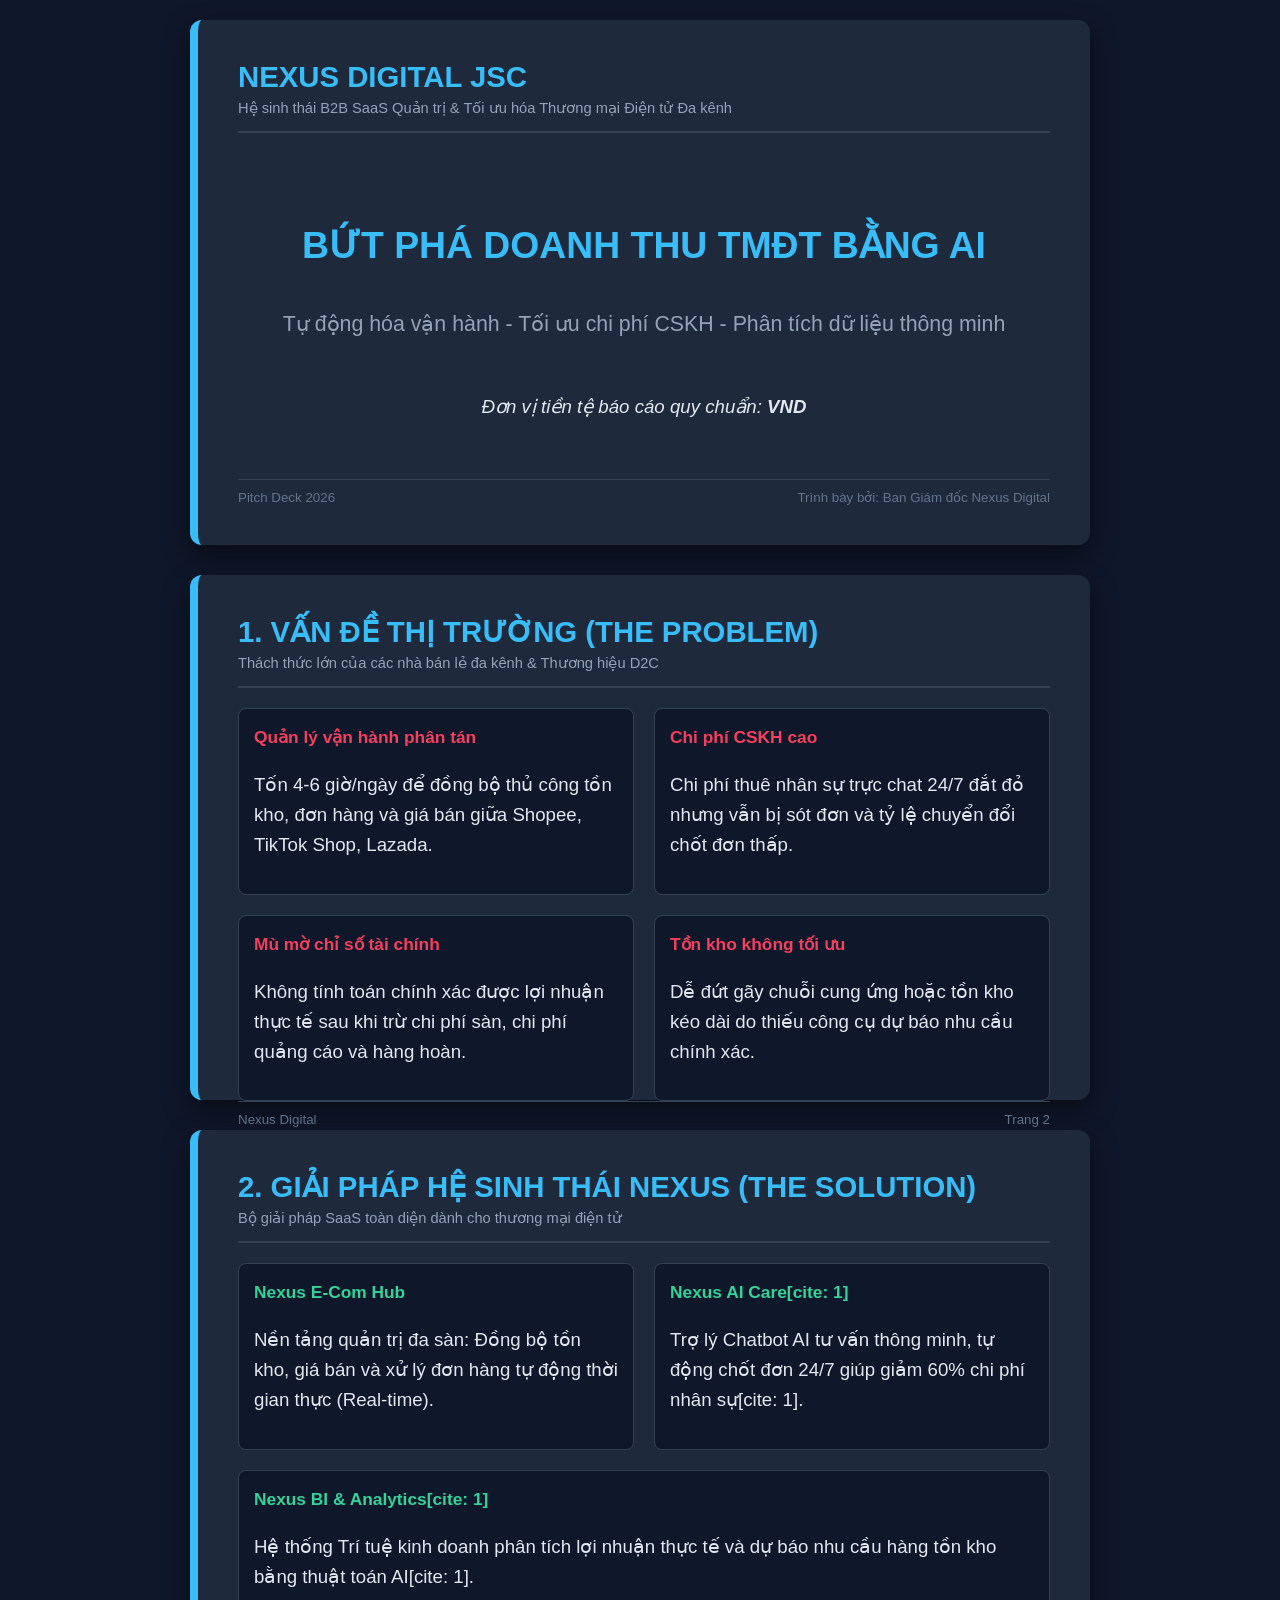
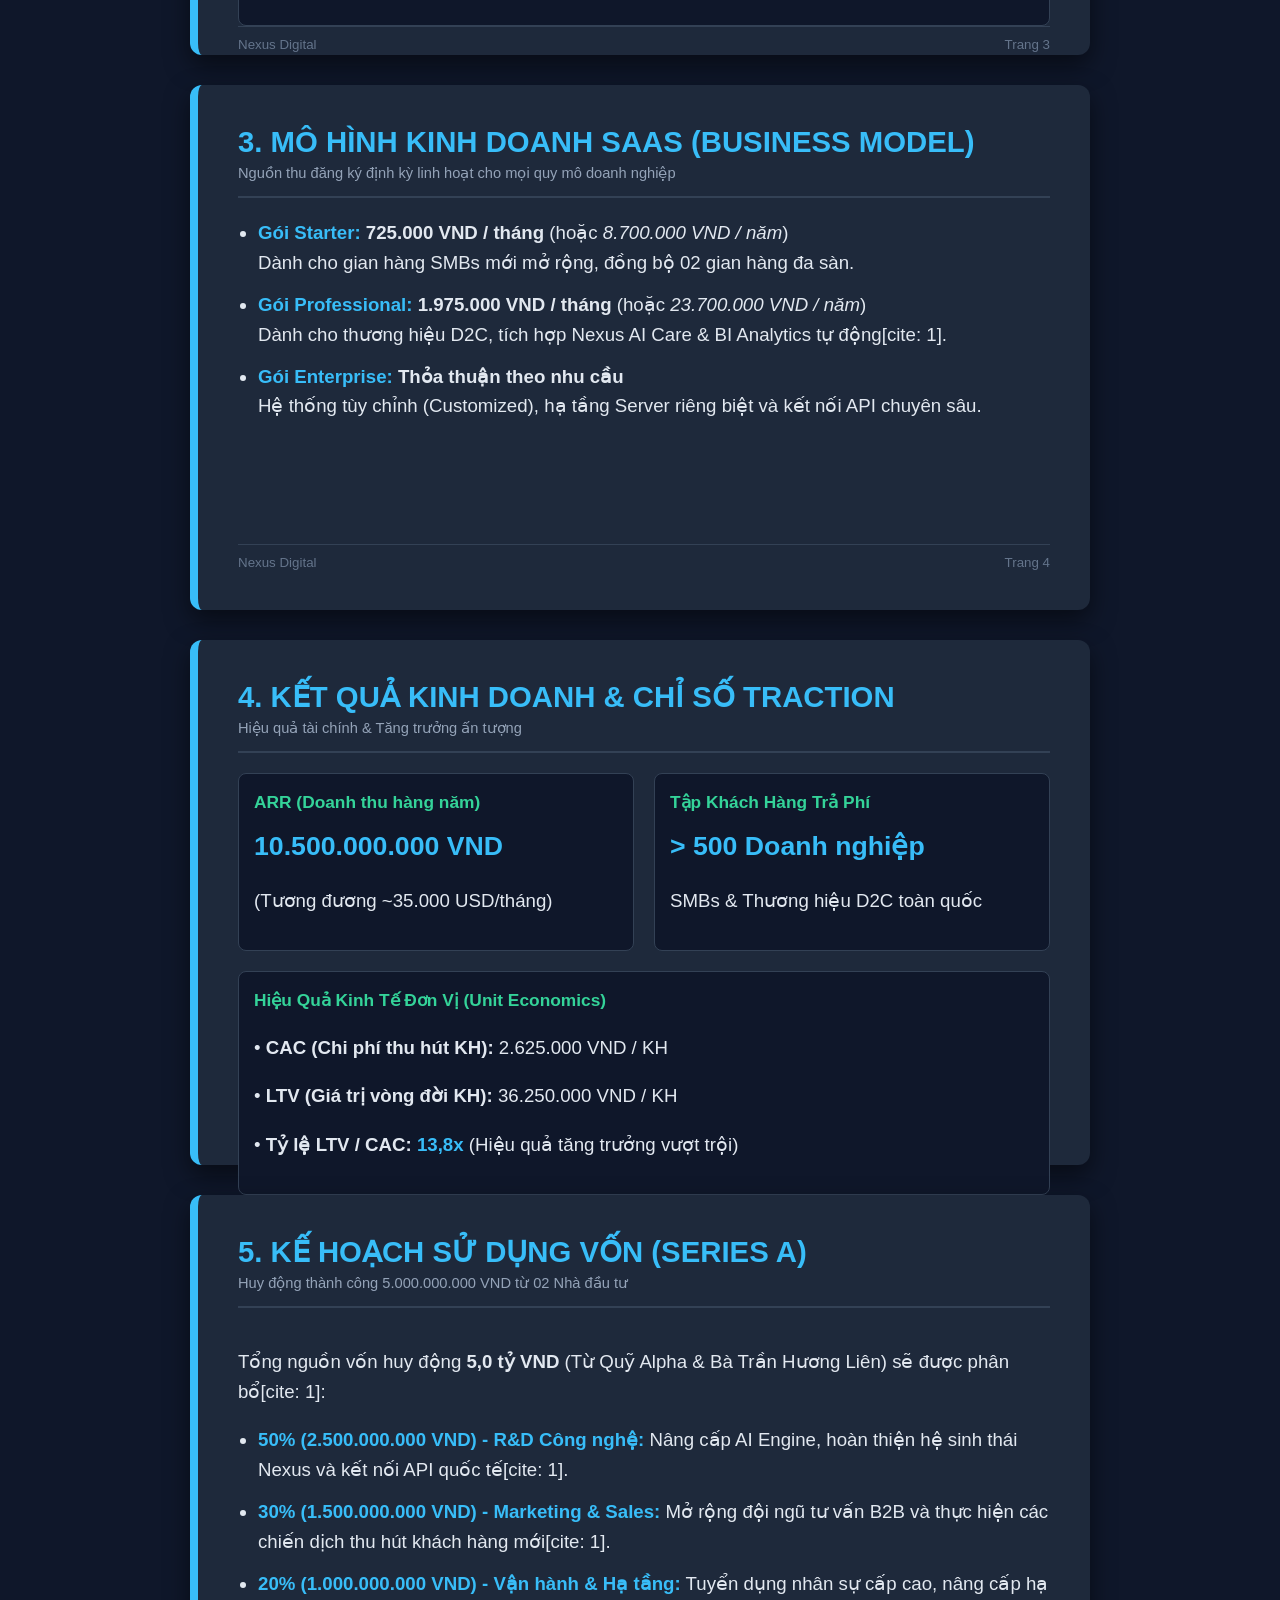
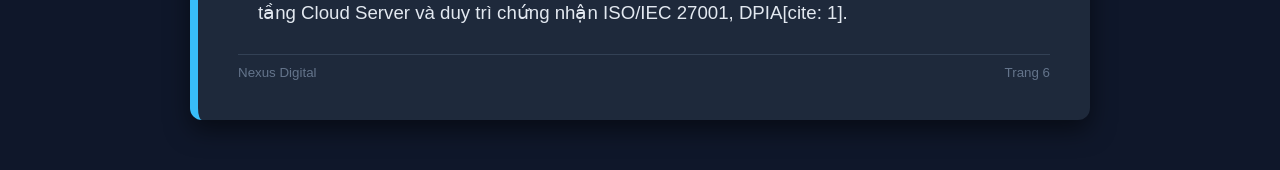
<file: fundready-demo-main/api/data/demo/gemini-code-1784729282591.html>
<!DOCTYPE html>
<html lang="vi">
<head>
    <meta charset="UTF-8">
    <title>Pitch Deck - Nexus Digital JSC</title>
    <style>
        * { box-sizing: border-box; }
        body {
            font-family: 'Segoe UI', Tahoma, Geneva, Verdana, sans-serif;
            background-color: #0f172a;
            color: #f8fafc;
            margin: 0;
            padding: 20px;
            display: flex;
            flex-direction: column;
            align-items: center;
        }
        .slide {
            background-color: #1e293b;
            width: 900px;
            height: 525px;
            padding: 40px;
            border-radius: 12px;
            box-shadow: 0 10px 25px rgba(0,0,0,0.5);
            margin-bottom: 30px;
            display: flex;
            flex-direction: column;
            justify-content: space-between;
            page-break-after: always;
            border-left: 8px solid #38bdf8;
        }
        .slide-header {
            border-bottom: 2px solid #334155;
            padding-bottom: 15px;
        }
        .slide-header h2 {
            margin: 0;
            color: #38bdf8;
            font-size: 22pt;
            text-transform: uppercase;
        }
        .slide-header p {
            margin: 5px 0 0;
            color: #94a3b8;
            font-size: 11pt;
        }
        .slide-body {
            font-size: 14pt;
            line-height: 1.6;
            color: #e2e8f0;
            flex-grow: 1;
            margin-top: 20px;
        }
        ul { margin: 0; padding-left: 20px; }
        li { margin-bottom: 12px; }
        .highlight { color: #38bdf8; font-weight: bold; }
        .grid-2 {
            display: grid;
            grid-template-columns: 1fr 1fr;
            gap: 20px;
        }
        .card {
            background-color: #0f172a;
            padding: 15px;
            border-radius: 8px;
            border: 1px solid #334155;
        }
        .card h4 { margin: 0 0 8px 0; color: #f43f5e; font-size: 13pt; }
        .card-green h4 { color: #34d399; }
        .slide-footer {
            display: flex;
            justify-content: space-between;
            font-size: 10pt;
            color: #64748b;
            border-top: 1px solid #334155;
            padding-top: 10px;
        }
        @media print {
            body { background-color: #fff; padding: 0; }
            .slide { 
                background-color: #fff; 
                color: #000; 
                box-shadow: none; 
                border: 1px solid #ccc; 
                border-left: 8px solid #003366;
                width: 100%; 
                height: 100vh;
            }
            .slide-header h2 { color: #003366; }
            .slide-body { color: #222; }
            .card { background-color: #f8fafc; border: 1px solid #ccc; }
            .highlight { color: #003366; }
        }
    </style>
</head>
<body>

    <!-- SLIDE 1 -->
    <div class="slide">
        <div class="slide-header">
            <h2>NEXUS DIGITAL JSC</h2>
            <p>Hệ sinh thái B2B SaaS Quản trị & Tối ưu hóa Thương mại Điện tử Đa kênh</p>
        </div>
        <div class="slide-body" style="text-align: center; display: flex; flex-direction: column; justify-content: center;">
            <h1 style="font-size: 28pt; color: #38bdf8; margin-bottom: 10px;">BỨT PHÁ DOANH THU TMĐT BẰNG AI</h1>
            <p style="font-size: 16pt; color: #94a3b8;">Tự động hóa vận hành - Tối ưu chi phí CSKH - Phân tích dữ liệu thông minh</p>
            <p style="margin-top: 30px; font-style: italic;">Đơn vị tiền tệ báo cáo quy chuẩn: <strong>VND</strong></p>
        </div>
        <div class="slide-footer">
            <span>Pitch Deck 2026</span>
            <span>Trình bày bởi: Ban Giám đốc Nexus Digital</span>
        </div>
    </div>

    <!-- SLIDE 2 -->
    <div class="slide">
        <div class="slide-header">
            <h2>1. VẤN ĐỀ THỊ TRƯỜNG (THE PROBLEM)</h2>
            <p>Thách thức lớn của các nhà bán lẻ đa kênh & Thương hiệu D2C</p>
        </div>
        <div class="slide-body grid-2">
            <div class="card">
                <h4>Quản lý vận hành phân tán</h4>
                <p>Tốn 4-6 giờ/ngày để đồng bộ thủ công tồn kho, đơn hàng và giá bán giữa Shopee, TikTok Shop, Lazada.</p>
            </div>
            <div class="card">
                <h4>Chi phí CSKH cao</h4>
                <p>Chi phí thuê nhân sự trực chat 24/7 đắt đỏ nhưng vẫn bị sót đơn và tỷ lệ chuyển đổi chốt đơn thấp.</p>
            </div>
            <div class="card">
                <h4>Mù mờ chỉ số tài chính</h4>
                <p>Không tính toán chính xác được lợi nhuận thực tế sau khi trừ chi phí sàn, chi phí quảng cáo và hàng hoàn.</p>
            </div>
            <div class="card">
                <h4>Tồn kho không tối ưu</h4>
                <p>Dễ đứt gãy chuỗi cung ứng hoặc tồn kho kéo dài do thiếu công cụ dự báo nhu cầu chính xác.</p>
            </div>
        </div>
        <div class="slide-footer">
            <span>Nexus Digital</span>
            <span>Trang 2</span>
        </div>
    </div>

    <!-- SLIDE 3 -->
    <div class="slide">
        <div class="slide-header">
            <h2>2. GIẢI PHÁP HỆ SINH THÁI NEXUS (THE SOLUTION)</h2>
            <p>Bộ giải pháp SaaS toàn diện dành cho thương mại điện tử</p>
        </div>
        <div class="slide-body grid-2">
            <div class="card card-green">
                <h4>Nexus E-Com Hub</h4>
                <p>Nền tảng quản trị đa sàn: Đồng bộ tồn kho, giá bán và xử lý đơn hàng tự động thời gian thực (Real-time).</p>
            </div>
            <div class="card card-green">
                <h4>Nexus AI Care[cite: 1]</h4>
                <p>Trợ lý Chatbot AI tư vấn thông minh, tự động chốt đơn 24/7 giúp giảm 60% chi phí nhân sự[cite: 1].</p>
            </div>
            <div class="card card-green" style="grid-column: span 2;">
                <h4>Nexus BI & Analytics[cite: 1]</h4>
                <p>Hệ thống Trí tuệ kinh doanh phân tích lợi nhuận thực tế và dự báo nhu cầu hàng tồn kho bằng thuật toán AI[cite: 1].</p>
            </div>
        </div>
        <div class="slide-footer">
            <span>Nexus Digital</span>
            <span>Trang 3</span>
        </div>
    </div>

    <!-- SLIDE 4 -->
    <div class="slide">
        <div class="slide-header">
            <h2>3. MÔ HÌNH KINH DOANH SAAS (BUSINESS MODEL)</h2>
            <p>Nguồn thu đăng ký định kỳ linh hoạt cho mọi quy mô doanh nghiệp</p>
        </div>
        <div class="slide-body">
            <ul>
                <li><span class="highlight">Gói Starter:</span> <strong>725.000 VND / tháng</strong> (hoặc <em>8.700.000 VND / năm</em>)<br>Dành cho gian hàng SMBs mới mở rộng, đồng bộ 02 gian hàng đa sàn.</li>
                <li><span class="highlight">Gói Professional:</span> <strong>1.975.000 VND / tháng</strong> (hoặc <em>23.700.000 VND / năm</em>)<br>Dành cho thương hiệu D2C, tích hợp Nexus AI Care & BI Analytics tự động[cite: 1].</li>
                <li><span class="highlight">Gói Enterprise:</span> <strong>Thỏa thuận theo nhu cầu</strong><br>Hệ thống tùy chỉnh (Customized), hạ tầng Server riêng biệt và kết nối API chuyên sâu.</li>
            </ul>
        </div>
        <div class="slide-footer">
            <span>Nexus Digital</span>
            <span>Trang 4</span>
        </div>
    </div>

    <!-- SLIDE 5 -->
    <div class="slide">
        <div class="slide-header">
            <h2>4. KẾT QUẢ KINH DOANH & CHỈ SỐ TRACTION</h2>
            <p>Hiệu quả tài chính & Tăng trưởng ấn tượng</p>
        </div>
        <div class="slide-body grid-2">
            <div class="card card-green">
                <h4>ARR (Doanh thu hàng năm)</h4>
                <p class="highlight" style="font-size: 20pt; margin: 5px 0;">10.500.000.000 VND</p>
                <p>(Tương đương ~35.000 USD/tháng)</p>
            </div>
            <div class="card card-green">
                <h4>Tập Khách Hàng Trả Phí</h4>
                <p class="highlight" style="font-size: 20pt; margin: 5px 0;">> 500 Doanh nghiệp</p>
                <p>SMBs & Thương hiệu D2C toàn quốc</p>
            </div>
            <div class="card card-green" style="grid-column: span 2;">
                <h4>Hiệu Quả Kinh Tế Đơn Vị (Unit Economics)</h4>
                <p>• <strong>CAC (Chi phí thu hút KH):</strong> 2.625.000 VND / KH</p>
                <p>• <strong>LTV (Giá trị vòng đời KH):</strong> 36.250.000 VND / KH</p>
                <p>• <strong>Tỷ lệ LTV / CAC:</strong> <span class="highlight">13,8x</span> (Hiệu quả tăng trưởng vượt trội)</p>
            </div>
        </div>
        <div class="slide-footer">
            <span>Nexus Digital</span>
            <span>Trang 5</span>
        </div>
    </div>

    <!-- SLIDE 6 -->
    <div class="slide">
        <div class="slide-header">
            <h2>5. KẾ HOẠCH SỬ DỤNG VỐN (SERIES A)</h2>
            <p>Huy động thành công 5.000.000.000 VND từ 02 Nhà đầu tư</p>
        </div>
        <div class="slide-body">
            <p>Tổng nguồn vốn huy động <strong>5,0 tỷ VND</strong> (Từ Quỹ Alpha & Bà Trần Hương Liên) sẽ được phân bổ[cite: 1]:</p>
            <ul>
                <li><span class="highlight">50% (2.500.000.000 VND) - R&D Công nghệ:</span> Nâng cấp AI Engine, hoàn thiện hệ sinh thái Nexus và kết nối API quốc tế[cite: 1].</li>
                <li><span class="highlight">30% (1.500.000.000 VND) - Marketing & Sales:</span> Mở rộng đội ngũ tư vấn B2B và thực hiện các chiến dịch thu hút khách hàng mới[cite: 1].</li>
                <li><span class="highlight">20% (1.000.000.000 VND) - Vận hành & Hạ tầng:</span> Tuyển dụng nhân sự cấp cao, nâng cấp hạ tầng Cloud Server và duy trì chứng nhận ISO/IEC 27001, DPIA[cite: 1].</li>
            </ul>
        </div>
        <div class="slide-footer">
            <span>Nexus Digital</span>
            <span>Trang 6</span>
        </div>
    </div>

</body>
</html>
</file>
